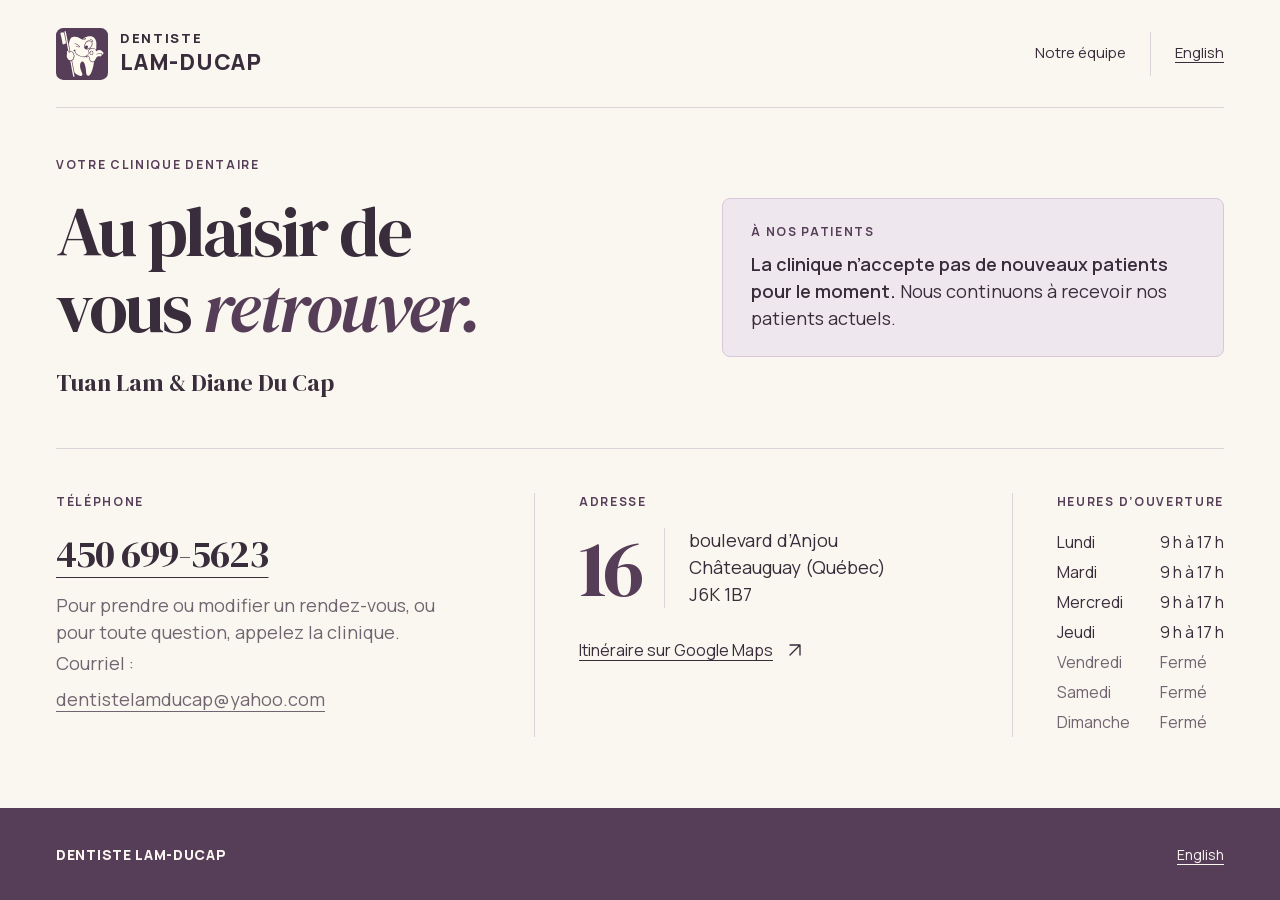
<file: public/index.html>
<!doctype html>
<html lang="fr-CA">
<head>
  <meta charset="utf-8">
  <meta name="viewport" content="width=device-width, initial-scale=1">
  <title>Dentiste Lam-Ducap | Tuan Lam et Diane Du Cap à Châteauguay</title>
  <meta name="description" content="Tuan Lam et Diane Du Cap vous reçoivent au 16, boulevard d’Anjou, à Châteauguay. 450-699-5623. La clinique reçoit ses patients actuels uniquement.">
  <link rel="canonical" href="https://dentistelam.ca/">
  <link rel="alternate" hreflang="fr-CA" href="https://dentistelam.ca/">
  <link rel="alternate" hreflang="en-CA" href="https://dentistelam.ca/index-en.html">
  <link rel="alternate" hreflang="x-default" href="https://dentistelam.ca/">
  <meta name="theme-color" content="#563d58">
  <meta name="referrer" content="no-referrer">
  <link rel="icon" href="assets/favicon.svg" type="image/svg+xml">
  <link rel="preload" href="assets/fonts/manrope-latin-variable.woff2" as="font" type="font/woff2" crossorigin>
  <link rel="preload" href="assets/fonts/dm-serif-display-latin-regular.woff2" as="font" type="font/woff2" crossorigin>
  <link rel="preload" href="assets/fonts/dm-serif-display-latin-italic.woff2" as="font" type="font/woff2" crossorigin>
  <link rel="stylesheet" href="assets/styles.css">
  <script type="application/ld+json">{
  "@context": "https://schema.org",
  "@type": "Dentist",
  "@id": "https://dentistelam.ca/#clinic",
  "name": "Dentiste Lam-Ducap",
  "url": "https://dentistelam.ca/",
  "logo": "https://dentistelam.ca/assets/brand-mark.svg",
  "telephone": "+1-450-699-5623",
  "email": "dentistelamducap@yahoo.com",
  "address": {
    "@type": "PostalAddress",
    "streetAddress": "16 Boulevard d’Anjou",
    "addressLocality": "Châteauguay",
    "addressRegion": "QC",
    "postalCode": "J6K 1B7",
    "addressCountry": "CA"
  },
  "openingHoursSpecification": [
    {
      "@type": "OpeningHoursSpecification",
      "dayOfWeek": ["Monday", "Tuesday", "Wednesday", "Thursday"],
      "opens": "09:00",
      "closes": "17:00"
    }
  ],
  "employee": [
    {
      "@type": "Person",
      "name": "Tuan Lam",
      "jobTitle": "Dentiste"
    },
    {
      "@type": "Person",
      "name": "Diane Du Cap",
      "jobTitle": "Dentiste"
    }
  ]
}</script>
  <script type="application/ld+json">{
  "@context": "https://schema.org",
  "@type": "WebSite",
  "@id": "https://dentistelam.ca/#website",
  "name": "Dentiste Lam-Ducap",
  "url": "https://dentistelam.ca/",
  "publisher": {
    "@id": "https://dentistelam.ca/#clinic"
  }
}</script>
</head>
<body>
  <a class="skip" href="#main">Aller au contenu</a>
  <header class="header wrap">
    <a class="brand" href="index.html" aria-label="Dentiste Lam-Ducap, accueil">
      <img class="brand-mascot" src="assets/brand-mark.svg" width="64" height="64" alt="" aria-hidden="true">
      <span class="brand-wordmark"><span class="brand-small">DENTISTE</span><span class="brand-name">LAM-DUCAP</span></span>
    </a>
    <nav class="navigation" aria-label="Navigation principale">
      <a class="nav-team" href="equipe.html">Notre équipe</a>
      <a class="language" href="index-en.html" lang="en" hreflang="en-CA">English</a>
    </nav>
  </header>
  <main id="main" class="wrap home" tabindex="-1">
    <section class="hero-intro" aria-labelledby="welcome">
      <p class="eyebrow">Votre clinique dentaire</p>
      <h1 id="welcome">Au plaisir de<br>vous <em>retrouver.</em></h1>
      <p class="dentists">Tuan Lam &amp; Diane Du Cap</p>
    </section>
    <section class="contact" id="contact" aria-label="Nous joindre">
      <div class="contact-phone">
        <h2 class="eyebrow">Téléphone</h2>
        <a class="call" href="tel:+14506995623"><svg class="icon" viewBox="0 0 24 24" aria-hidden="true"><path d="m8 3 3 5-3 3c1.5 3 2.5 4 5 5l3-3 5 3c0 3-2 5-5 5C9 20 4 15 3 8c0-3 2-5 5-5Z"/></svg><span class="call-verb">Appeler </span>450 699-5623</a>
        <p class="contact-note">Pour prendre ou modifier un rendez-vous, ou pour toute question, appelez la clinique.</p>
        <p class="contact-email">Courriel : <a href="mailto:dentistelamducap@yahoo.com">dentistelamducap@<wbr>yahoo.com</a></p>
      </div>
      <div class="contact-address">
        <h2 class="eyebrow">Adresse</h2>
        <div class="address-row">
          <span class="street-number" aria-hidden="true">16</span>
          <address>
            <span><span class="sr-only">16 </span>boulevard d’Anjou</span>
            <span>Châteauguay (Québec)</span>
            <span>J6K 1B7</span>
          </address>
        </div>
        <a class="text-link" href="https://www.google.com/maps/dir/?api=1&amp;destination=16%20Boulevard%20d%27Anjou%2C%20Ch%C3%A2teauguay%2C%20QC%20J6K%201B7" rel="noreferrer">Itinéraire sur Google Maps<svg class="icon" viewBox="0 0 24 24" aria-hidden="true"><path d="M6 18 18 6M6 6h12v12"/></svg></a>
      </div>
      <div class="contact-hours">
        <h2 class="eyebrow">Heures d’ouverture</h2>
        <dl class="hours">
          <div><dt>Lundi</dt><dd>9 h à 17 h</dd></div>
          <div><dt>Mardi</dt><dd>9 h à 17 h</dd></div>
          <div><dt>Mercredi</dt><dd>9 h à 17 h</dd></div>
          <div><dt>Jeudi</dt><dd>9 h à 17 h</dd></div>
          <div class="closed"><dt>Vendredi</dt><dd>Fermé</dd></div>
          <div class="closed"><dt>Samedi</dt><dd>Fermé</dd></div>
          <div class="closed"><dt>Dimanche</dt><dd>Fermé</dd></div>
        </dl>
      </div>
    </section>
    <section class="patient-note" aria-labelledby="patients">
      <h2 id="patients" class="eyebrow">À nos patients</h2>
      <p><strong>La clinique n’accepte pas de nouveaux patients pour le moment.</strong> Nous continuons à recevoir nos patients actuels.</p>
    </section>
  </main>
  <footer class="footer">
    <div class="footer-inner wrap">
    <p class="footer-brand">Dentiste Lam-Ducap</p>
    <a href="index-en.html" lang="en" hreflang="en-CA">English</a>
    </div>
  </footer>
</body>
</html>
</file>
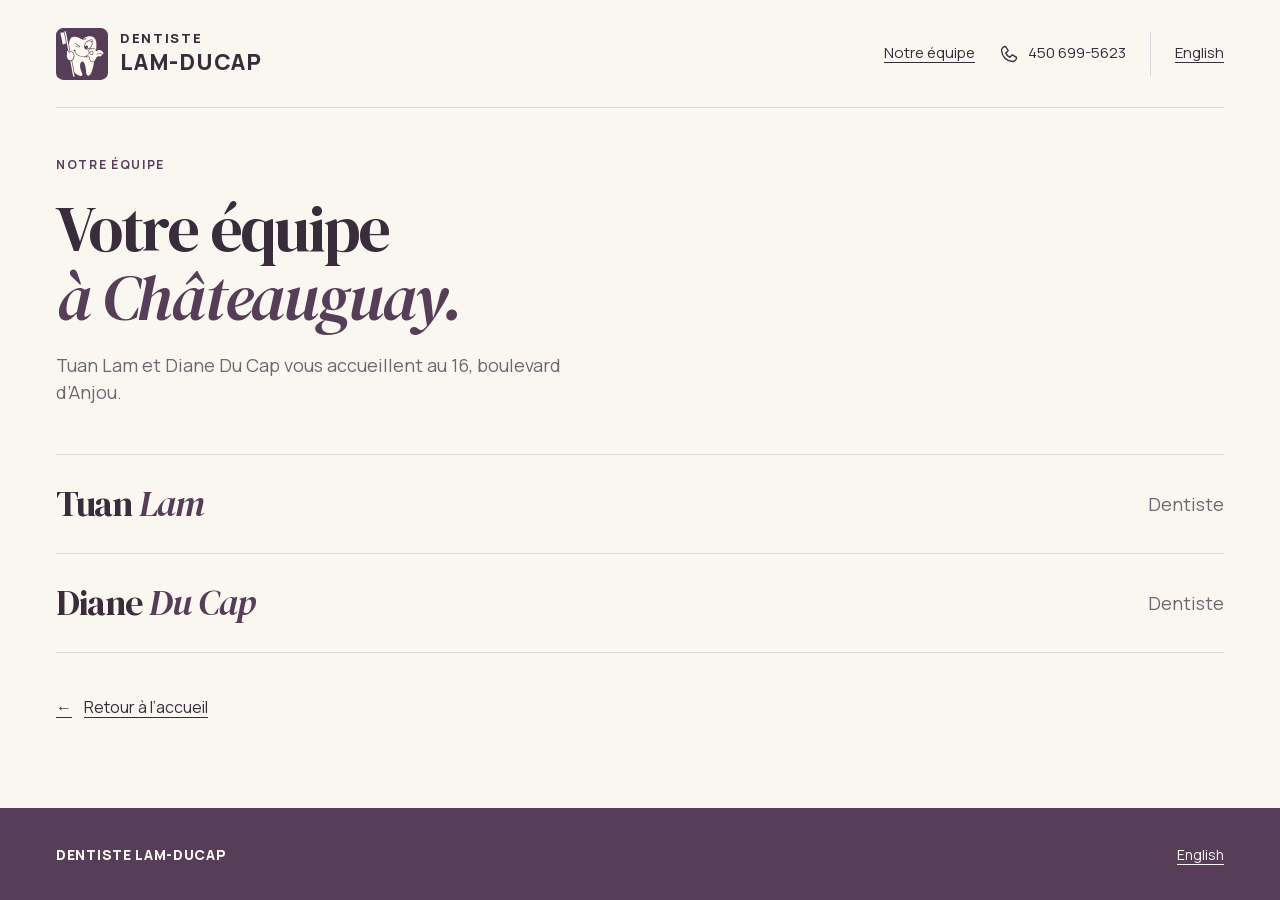
<file: public/equipe.html>
<!doctype html>
<html lang="fr-CA">
<head>
  <meta charset="utf-8">
  <meta name="viewport" content="width=device-width, initial-scale=1">
  <title>Notre équipe | Dentiste Lam-Ducap à Châteauguay</title>
  <meta name="description" content="Découvrez les dentistes Tuan Lam et Diane Du Cap, au 16, boulevard d’Anjou, à Châteauguay. Pour joindre la clinique : 450-699-5623.">
  <link rel="canonical" href="https://dentistelam.ca/equipe.html">
  <link rel="alternate" hreflang="fr-CA" href="https://dentistelam.ca/equipe.html">
  <link rel="alternate" hreflang="en-CA" href="https://dentistelam.ca/team.html">
  <link rel="alternate" hreflang="x-default" href="https://dentistelam.ca/equipe.html">
  <meta name="theme-color" content="#563d58">
  <meta name="referrer" content="no-referrer">
  <link rel="icon" href="assets/favicon.svg" type="image/svg+xml">
  <link rel="preload" href="assets/fonts/manrope-latin-variable.woff2" as="font" type="font/woff2" crossorigin>
  <link rel="preload" href="assets/fonts/dm-serif-display-latin-regular.woff2" as="font" type="font/woff2" crossorigin>
  <link rel="preload" href="assets/fonts/dm-serif-display-latin-italic.woff2" as="font" type="font/woff2" crossorigin>
  <link rel="stylesheet" href="assets/styles.css">
  <script type="application/ld+json">{
  "@context": "https://schema.org",
  "@type": "Dentist",
  "@id": "https://dentistelam.ca/#clinic",
  "name": "Dentiste Lam-Ducap",
  "url": "https://dentistelam.ca/",
  "logo": "https://dentistelam.ca/assets/brand-mark.svg",
  "telephone": "+1-450-699-5623",
  "email": "dentistelamducap@yahoo.com",
  "address": {
    "@type": "PostalAddress",
    "streetAddress": "16 Boulevard d’Anjou",
    "addressLocality": "Châteauguay",
    "addressRegion": "QC",
    "postalCode": "J6K 1B7",
    "addressCountry": "CA"
  },
  "openingHoursSpecification": [
    {
      "@type": "OpeningHoursSpecification",
      "dayOfWeek": ["Monday", "Tuesday", "Wednesday", "Thursday"],
      "opens": "09:00",
      "closes": "17:00"
    }
  ],
  "employee": [
    {
      "@type": "Person",
      "name": "Tuan Lam",
      "jobTitle": "Dentiste"
    },
    {
      "@type": "Person",
      "name": "Diane Du Cap",
      "jobTitle": "Dentiste"
    }
  ]
}</script>
</head>
<body>
  <a class="skip" href="#main">Aller au contenu</a>
  <header class="header wrap">
    <a class="brand" href="index.html" aria-label="Dentiste Lam-Ducap, accueil">
      <img class="brand-mascot" src="assets/brand-mark.svg" width="64" height="64" alt="" aria-hidden="true">
      <span class="brand-wordmark"><span class="brand-small">DENTISTE</span><span class="brand-name">LAM-DUCAP</span></span>
    </a>
    <nav class="navigation" aria-label="Navigation principale">
      <a class="nav-team" href="equipe.html" aria-current="page">Notre équipe</a>
      <a class="nav-phone" href="tel:+14506995623"><svg class="icon" viewBox="0 0 24 24" aria-hidden="true"><path d="m8 3 3 5-3 3c1.5 3 2.5 4 5 5l3-3 5 3c0 3-2 5-5 5C9 20 4 15 3 8c0-3 2-5 5-5Z"/></svg>450 699-5623</a>
      <a class="language" href="team.html" lang="en" hreflang="en-CA">English</a>
    </nav>
  </header>
  <main id="main" class="wrap team-main" tabindex="-1">
    <section class="team-heading" aria-labelledby="team-title">
      <div>
        <p class="eyebrow">Notre équipe</p>
        <h1 id="team-title">Votre équipe<br><em>à Châteauguay.</em></h1>
        <p class="intro">Tuan Lam et Diane Du Cap vous accueillent au 16, boulevard d’Anjou.</p>
      </div>
    </section>
    <section class="team-list" aria-label="Les dentistes">
      <div class="team-member"><h2>Tuan <em>Lam</em></h2><p>Dentiste</p></div>
      <div class="team-member"><h2>Diane <em>Du Cap</em></h2><p>Dentiste</p></div>
    </section>
    <div class="team-contact">
      <a class="text-link" href="index.html"><span aria-hidden="true">←</span> Retour à l’accueil</a>
    </div>
  </main>
  <footer class="footer">
    <div class="footer-inner wrap">
    <p class="footer-brand">Dentiste Lam-Ducap</p>
    <a href="team.html" lang="en" hreflang="en-CA">English</a>
    </div>
  </footer>
</body>
</html>
</file>
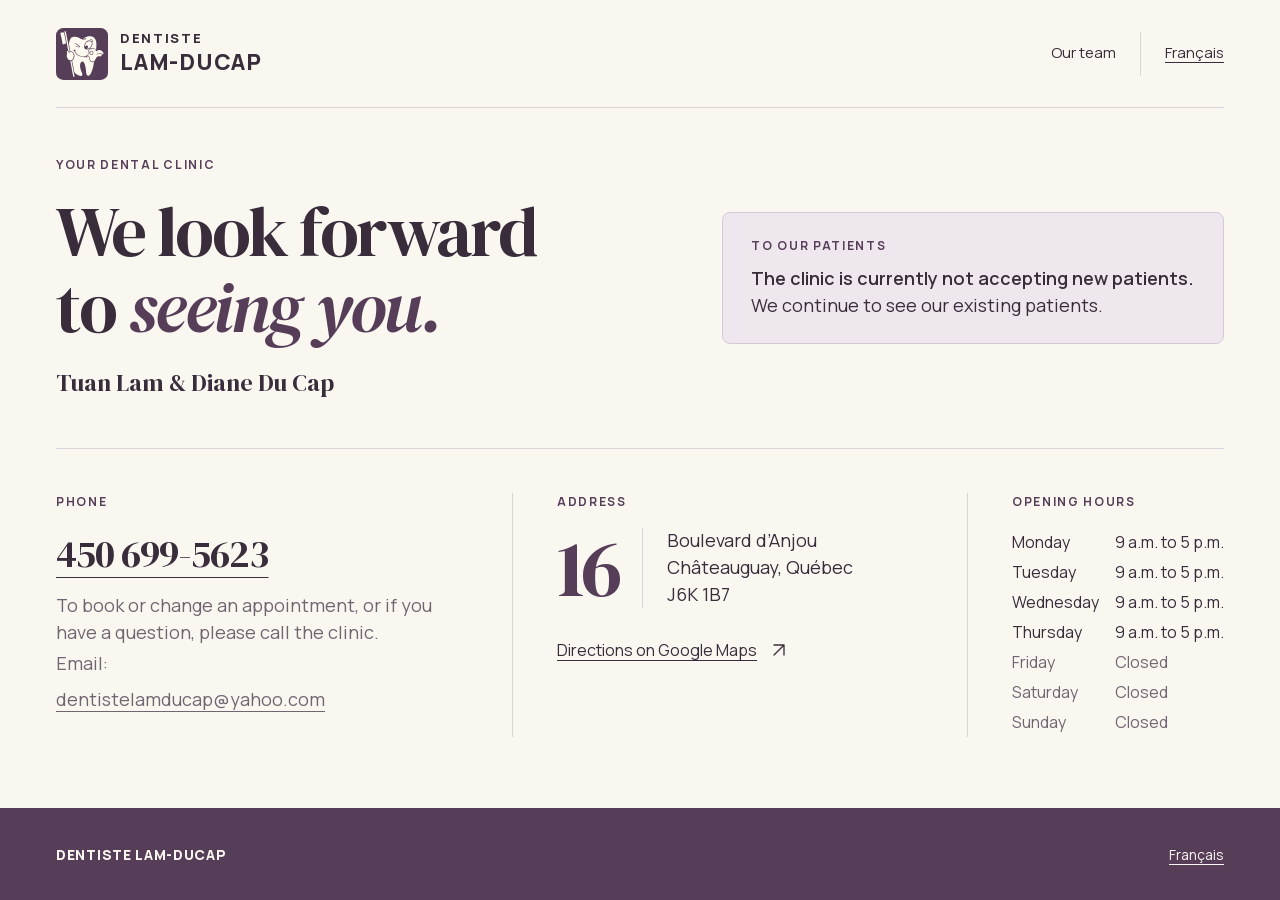
<file: public/index-en.html>
<!doctype html>
<html lang="en-CA">
<head>
  <meta charset="utf-8">
  <meta name="viewport" content="width=device-width, initial-scale=1">
  <title>Dentists Tuan Lam and Diane Du Cap in Châteauguay | Dentiste Lam-Ducap</title>
  <meta name="description" content="Dentists Tuan Lam and Diane Du Cap, 16 Boulevard d’Anjou, Châteauguay. 450-699-5623. The clinic is currently seeing existing patients only.">
  <link rel="canonical" href="https://dentistelam.ca/index-en.html">
  <link rel="alternate" hreflang="fr-CA" href="https://dentistelam.ca/">
  <link rel="alternate" hreflang="en-CA" href="https://dentistelam.ca/index-en.html">
  <link rel="alternate" hreflang="x-default" href="https://dentistelam.ca/">
  <meta name="theme-color" content="#563d58">
  <meta name="referrer" content="no-referrer">
  <link rel="icon" href="assets/favicon.svg" type="image/svg+xml">
  <link rel="preload" href="assets/fonts/manrope-latin-variable.woff2" as="font" type="font/woff2" crossorigin>
  <link rel="preload" href="assets/fonts/dm-serif-display-latin-regular.woff2" as="font" type="font/woff2" crossorigin>
  <link rel="preload" href="assets/fonts/dm-serif-display-latin-italic.woff2" as="font" type="font/woff2" crossorigin>
  <link rel="stylesheet" href="assets/styles.css">
  <script type="application/ld+json">{
  "@context": "https://schema.org",
  "@type": "Dentist",
  "@id": "https://dentistelam.ca/#clinic",
  "name": "Dentiste Lam-Ducap",
  "url": "https://dentistelam.ca/",
  "logo": "https://dentistelam.ca/assets/brand-mark.svg",
  "telephone": "+1-450-699-5623",
  "email": "dentistelamducap@yahoo.com",
  "address": {
    "@type": "PostalAddress",
    "streetAddress": "16 Boulevard d’Anjou",
    "addressLocality": "Châteauguay",
    "addressRegion": "QC",
    "postalCode": "J6K 1B7",
    "addressCountry": "CA"
  },
  "openingHoursSpecification": [
    {
      "@type": "OpeningHoursSpecification",
      "dayOfWeek": ["Monday", "Tuesday", "Wednesday", "Thursday"],
      "opens": "09:00",
      "closes": "17:00"
    }
  ],
  "employee": [
    {
      "@type": "Person",
      "name": "Tuan Lam",
      "jobTitle": "Dentist"
    },
    {
      "@type": "Person",
      "name": "Diane Du Cap",
      "jobTitle": "Dentist"
    }
  ]
}</script>
  <script type="application/ld+json">{
  "@context": "https://schema.org",
  "@type": "WebSite",
  "@id": "https://dentistelam.ca/#website",
  "name": "Dentiste Lam-Ducap",
  "url": "https://dentistelam.ca/",
  "publisher": {
    "@id": "https://dentistelam.ca/#clinic"
  }
}</script>
</head>
<body>
  <a class="skip" href="#main">Skip to content</a>
  <header class="header wrap">
    <a class="brand" href="index-en.html" aria-label="Dentiste Lam-Ducap, home">
      <img class="brand-mascot" src="assets/brand-mark.svg" width="64" height="64" alt="" aria-hidden="true">
      <span class="brand-wordmark"><span class="brand-small">DENTISTE</span><span class="brand-name">LAM-DUCAP</span></span>
    </a>
    <nav class="navigation" aria-label="Main navigation">
      <a class="nav-team" href="team.html">Our team</a>
      <a class="language" href="index.html" lang="fr" hreflang="fr-CA">Français</a>
    </nav>
  </header>
  <main id="main" class="wrap home" tabindex="-1">
    <section class="hero-intro" aria-labelledby="welcome">
      <p class="eyebrow">Your dental clinic</p>
      <h1 id="welcome">We look forward<br>to <em>seeing you.</em></h1>
      <p class="dentists">Tuan Lam &amp; Diane Du Cap</p>
    </section>
    <section class="contact" id="contact" aria-label="Contact us">
      <div class="contact-phone">
        <h2 class="eyebrow">Phone</h2>
        <a class="call" href="tel:+14506995623"><svg class="icon" viewBox="0 0 24 24" aria-hidden="true"><path d="m8 3 3 5-3 3c1.5 3 2.5 4 5 5l3-3 5 3c0 3-2 5-5 5C9 20 4 15 3 8c0-3 2-5 5-5Z"/></svg><span class="call-verb">Call </span>450 699-5623</a>
        <p class="contact-note">To book or change an appointment, or if you have a question, please call the clinic.</p>
        <p class="contact-email">Email: <a href="mailto:dentistelamducap@yahoo.com">dentistelamducap@<wbr>yahoo.com</a></p>
      </div>
      <div class="contact-address">
        <h2 class="eyebrow">Address</h2>
        <div class="address-row">
          <span class="street-number" aria-hidden="true">16</span>
          <address>
            <span><span class="sr-only">16 </span>Boulevard d’Anjou</span>
            <span>Châteauguay, Québec</span>
            <span>J6K 1B7</span>
          </address>
        </div>
        <a class="text-link" href="https://www.google.com/maps/dir/?api=1&amp;destination=16%20Boulevard%20d%27Anjou%2C%20Ch%C3%A2teauguay%2C%20QC%20J6K%201B7" rel="noreferrer">Directions on Google Maps<svg class="icon" viewBox="0 0 24 24" aria-hidden="true"><path d="M6 18 18 6M6 6h12v12"/></svg></a>
      </div>
      <div class="contact-hours">
        <h2 class="eyebrow">Opening hours</h2>
        <dl class="hours">
          <div><dt>Monday</dt><dd>9 a.m. to 5 p.m.</dd></div>
          <div><dt>Tuesday</dt><dd>9 a.m. to 5 p.m.</dd></div>
          <div><dt>Wednesday</dt><dd>9 a.m. to 5 p.m.</dd></div>
          <div><dt>Thursday</dt><dd>9 a.m. to 5 p.m.</dd></div>
          <div class="closed"><dt>Friday</dt><dd>Closed</dd></div>
          <div class="closed"><dt>Saturday</dt><dd>Closed</dd></div>
          <div class="closed"><dt>Sunday</dt><dd>Closed</dd></div>
        </dl>
      </div>
    </section>
    <section class="patient-note" aria-labelledby="patients">
      <h2 id="patients" class="eyebrow">To our patients</h2>
      <p><strong>The clinic is currently not accepting new patients.</strong> We continue to see our existing patients.</p>
    </section>
  </main>
  <footer class="footer">
    <div class="footer-inner wrap">
    <p class="footer-brand">Dentiste Lam-Ducap</p>
    <a href="index.html" lang="fr" hreflang="fr-CA">Français</a>
    </div>
  </footer>
</body>
</html>
</file>
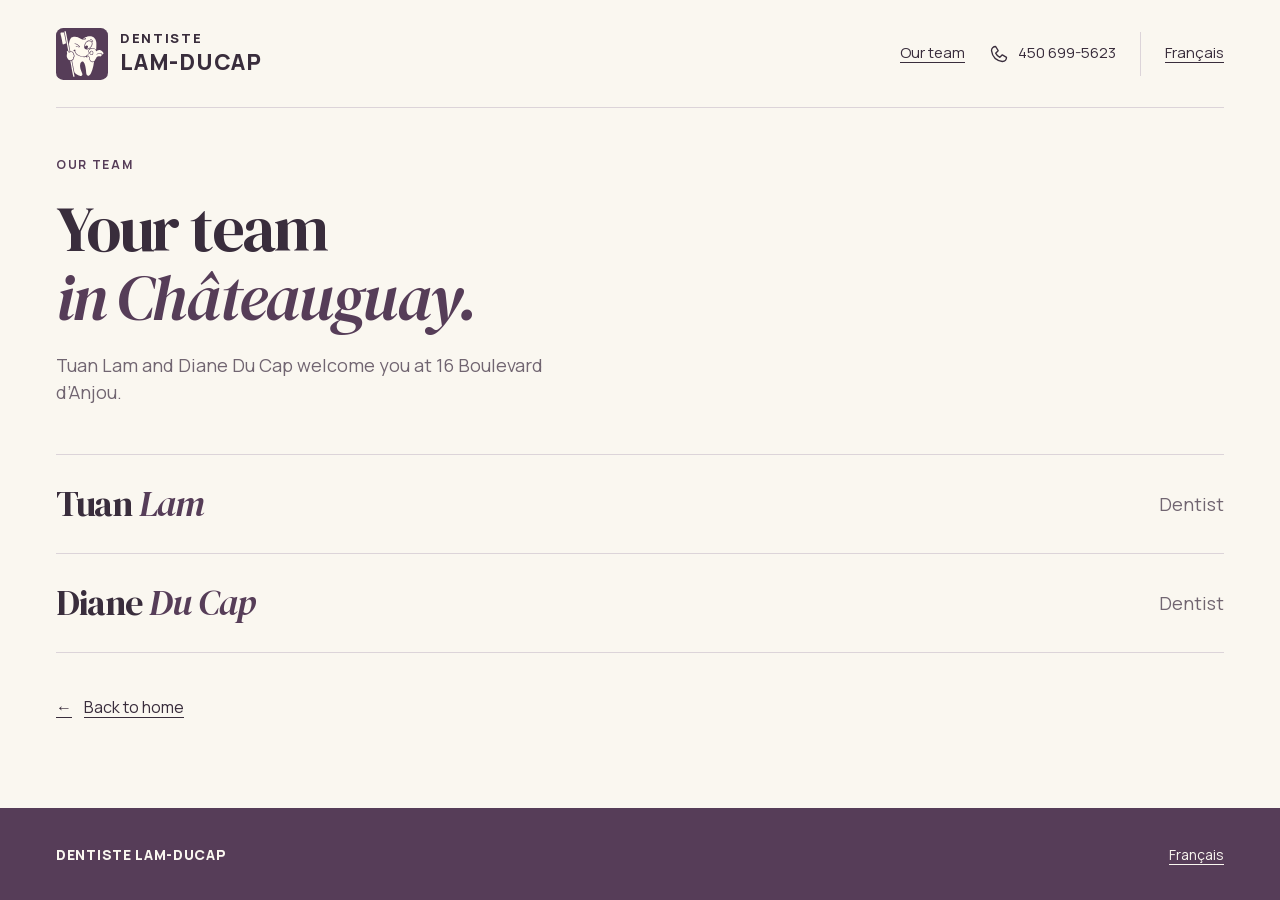
<file: public/team.html>
<!doctype html>
<html lang="en-CA">
<head>
  <meta charset="utf-8">
  <meta name="viewport" content="width=device-width, initial-scale=1">
  <title>Our team | Dentiste Lam-Ducap in Châteauguay</title>
  <meta name="description" content="Meet dentists Tuan Lam and Diane Du Cap at 16 Boulevard d’Anjou, Châteauguay. Call the clinic at 450-699-5623.">
  <link rel="canonical" href="https://dentistelam.ca/team.html">
  <link rel="alternate" hreflang="fr-CA" href="https://dentistelam.ca/equipe.html">
  <link rel="alternate" hreflang="en-CA" href="https://dentistelam.ca/team.html">
  <link rel="alternate" hreflang="x-default" href="https://dentistelam.ca/equipe.html">
  <meta name="theme-color" content="#563d58">
  <meta name="referrer" content="no-referrer">
  <link rel="icon" href="assets/favicon.svg" type="image/svg+xml">
  <link rel="preload" href="assets/fonts/manrope-latin-variable.woff2" as="font" type="font/woff2" crossorigin>
  <link rel="preload" href="assets/fonts/dm-serif-display-latin-regular.woff2" as="font" type="font/woff2" crossorigin>
  <link rel="preload" href="assets/fonts/dm-serif-display-latin-italic.woff2" as="font" type="font/woff2" crossorigin>
  <link rel="stylesheet" href="assets/styles.css">
  <script type="application/ld+json">{
  "@context": "https://schema.org",
  "@type": "Dentist",
  "@id": "https://dentistelam.ca/#clinic",
  "name": "Dentiste Lam-Ducap",
  "url": "https://dentistelam.ca/",
  "logo": "https://dentistelam.ca/assets/brand-mark.svg",
  "telephone": "+1-450-699-5623",
  "email": "dentistelamducap@yahoo.com",
  "address": {
    "@type": "PostalAddress",
    "streetAddress": "16 Boulevard d’Anjou",
    "addressLocality": "Châteauguay",
    "addressRegion": "QC",
    "postalCode": "J6K 1B7",
    "addressCountry": "CA"
  },
  "openingHoursSpecification": [
    {
      "@type": "OpeningHoursSpecification",
      "dayOfWeek": ["Monday", "Tuesday", "Wednesday", "Thursday"],
      "opens": "09:00",
      "closes": "17:00"
    }
  ],
  "employee": [
    {
      "@type": "Person",
      "name": "Tuan Lam",
      "jobTitle": "Dentist"
    },
    {
      "@type": "Person",
      "name": "Diane Du Cap",
      "jobTitle": "Dentist"
    }
  ]
}</script>
</head>
<body>
  <a class="skip" href="#main">Skip to content</a>
  <header class="header wrap">
    <a class="brand" href="index-en.html" aria-label="Dentiste Lam-Ducap, home">
      <img class="brand-mascot" src="assets/brand-mark.svg" width="64" height="64" alt="" aria-hidden="true">
      <span class="brand-wordmark"><span class="brand-small">DENTISTE</span><span class="brand-name">LAM-DUCAP</span></span>
    </a>
    <nav class="navigation" aria-label="Main navigation">
      <a class="nav-team" href="team.html" aria-current="page">Our team</a>
      <a class="nav-phone" href="tel:+14506995623"><svg class="icon" viewBox="0 0 24 24" aria-hidden="true"><path d="m8 3 3 5-3 3c1.5 3 2.5 4 5 5l3-3 5 3c0 3-2 5-5 5C9 20 4 15 3 8c0-3 2-5 5-5Z"/></svg>450 699-5623</a>
      <a class="language" href="equipe.html" lang="fr" hreflang="fr-CA">Français</a>
    </nav>
  </header>
  <main id="main" class="wrap team-main" tabindex="-1">
    <section class="team-heading" aria-labelledby="team-title">
      <div>
        <p class="eyebrow">Our team</p>
        <h1 id="team-title">Your team<br><em>in Châteauguay.</em></h1>
        <p class="intro">Tuan Lam and Diane Du Cap welcome you at 16 Boulevard d’Anjou.</p>
      </div>
    </section>
    <section class="team-list" aria-label="The dentists">
      <div class="team-member"><h2>Tuan <em>Lam</em></h2><p>Dentist</p></div>
      <div class="team-member"><h2>Diane <em>Du Cap</em></h2><p>Dentist</p></div>
    </section>
    <div class="team-contact">
      <a class="text-link" href="index-en.html"><span aria-hidden="true">←</span> Back to home</a>
    </div>
  </main>
  <footer class="footer">
    <div class="footer-inner wrap">
    <p class="footer-brand">Dentiste Lam-Ducap</p>
    <a href="equipe.html" lang="fr" hreflang="fr-CA">Français</a>
    </div>
  </footer>
</body>
</html>
</file>
<file: public/assets/styles.css>
@font-face {
  font-family: 'DM Serif Display';
  src: url('fonts/dm-serif-display-latin-regular.woff2') format('woff2');
  font-style: normal;
  font-weight: 400;
  font-display: swap;
}
@font-face {
  font-family: 'DM Serif Display';
  src: url('fonts/dm-serif-display-latin-italic.woff2') format('woff2');
  font-style: italic;
  font-weight: 400;
  font-display: swap;
}
@font-face {
  font-family: 'Manrope';
  src: url('fonts/manrope-latin-variable.woff2') format('woff2');
  font-style: normal;
  font-weight: 400 800;
  font-display: swap;
}
@font-face {
  font-family: 'Display Fallback';
  src: local('Georgia');
  size-adjust: 99.908%;
  ascent-override: 103.696%;
  descent-override: 33.531%;
  line-gap-override: 0.0%;
}
@font-face {
  font-family: 'Display Fallback';
  src: local('Georgia Italic');
  font-style: italic;
  size-adjust: 97.63%;
  ascent-override: 106.115%;
  descent-override: 34.313%;
  line-gap-override: 0.0%;
}
@font-face {
  font-family: 'Text Fallback';
  src: local('Arial');
  size-adjust: 104.136%;
  ascent-override: 102.367%;
  descent-override: 28.809%;
  line-gap-override: 0.0%;
}
@font-face {
  font-family: 'Text Fallback';
  src: local('Arial Bold');
  font-weight: 600 800;
  size-adjust: 104.136%;
  ascent-override: 102.367%;
  descent-override: 28.809%;
  line-gap-override: 0.0%;
}
:root {
  color-scheme: light;
  --paper: #faf7f0;
  --ink: #392d3c;
  --plum: #563d58;
  --plum-dark: #423046;
  --muted: #716571;
  --line: #dcd4d9;
  --lilac: #eee7ee;
  --note-line: #d8c8d9;
  --focus: #846287;
  --selection: #dac9dd;
  --on-plum: #faf7f0;
  --on-plum-muted: #e1d2df;
  --serif: 'DM Serif Display', 'Display Fallback', Georgia, serif;
  --sans: 'Manrope', 'Text Fallback', Arial, sans-serif;
}
* { box-sizing: border-box; }
html { scroll-padding-top: 24px; }
body { margin: 0; background: var(--paper); color: var(--ink); font-family: var(--sans); font-size: 1.125rem; line-height: 1.5; -webkit-font-smoothing: antialiased; display: flex; flex-direction: column; min-height: 100vh; min-height: 100dvh; }
main { flex-grow: 1; }
a { color: inherit; text-underline-offset: .25em; text-decoration-thickness: 1px; }
a:hover { text-decoration-thickness: 2px; }
a:focus-visible { outline: 3px solid var(--focus); outline-offset: 5px; border-radius: 2px; }
::selection { background: var(--selection); color: var(--ink); }
img, svg { max-width: 100%; }
svg.icon { width: 20px; height: 20px; flex: 0 0 20px; fill: none; stroke: currentColor; stroke-width: 1.6; stroke-linecap: round; stroke-linejoin: round; }
h1, h2 { font-family: var(--serif); font-weight: 400; }
h1 { font-size: clamp(2.125rem, 5.5vw, 4.5rem); line-height: 1.08; letter-spacing: -.035em; margin: 0 0 20px; }
h1 em, h2 em { color: var(--plum); }
.wrap { width: min(1184px, calc(100% - 112px)); margin-inline: auto; }
.sr-only { position: absolute; width: 1px; height: 1px; padding: 0; margin: -1px; overflow: hidden; clip-path: inset(50%); white-space: nowrap; border: 0; }
.skip { position: absolute; left: 24px; top: -200px; z-index: 10; background: var(--plum); color: var(--on-plum); min-height: 44px; padding: 12px 20px; }
.skip:focus { top: 16px; }
.header { min-height: 108px; display: flex; flex-wrap: wrap; justify-content: space-between; align-items: center; column-gap: 24px; row-gap: 8px; padding-block: 16px; border-bottom: 1px solid var(--line); }
.brand { display: inline-flex; align-items: center; gap: 12px; min-height: 52px; text-decoration: none; }
.brand-mascot { width: 52px; height: auto; flex: 0 0 52px; }
.brand-wordmark { display: flex; flex-direction: column; line-height: 1.15; font-weight: 800; }
.brand-small { font-size: .8125rem; letter-spacing: .13em; margin-bottom: 4px; }
.brand-name { font-size: 1.375rem; letter-spacing: .035em; }
.brand:hover .brand-wordmark, .brand:focus-visible .brand-wordmark { color: var(--plum); }
.navigation { display: flex; flex-wrap: wrap; align-items: center; gap: 24px; font-size: .9375rem; }
.navigation a { display: inline-flex; align-items: center; min-height: 44px; min-width: 44px; }
.nav-phone, .nav-team { text-decoration-line: underline; text-decoration-color: transparent; }
.nav-phone:hover, .nav-team:hover,
.nav-phone:focus-visible, .nav-team:focus-visible,
.nav-team[aria-current='page'] { text-decoration-color: currentColor; }
.nav-phone { gap: 9px; }
.language { border-left: 1px solid var(--line); padding-left: 24px; }
.home { display: grid; grid-template-columns: 1.2fr 1fr; grid-template-areas: "intro note" "contact contact"; align-content: start; align-items: center; column-gap: 64px; }
.hero-intro, .patient-note, .contact > div { min-width: 0; }
.hero-intro { grid-area: intro; padding-block: 48px; }
.eyebrow { color: var(--plum); font-family: var(--sans); font-size: .75rem; font-weight: 700; line-height: 1.5; letter-spacing: .14em; text-transform: uppercase; margin: 0 0 20px; }
.dentists { font-family: var(--serif); font-size: 1.5rem; line-height: 1.4; margin: 0; }
.intro { color: var(--muted); max-width: 540px; margin: 0; }
.patient-note { grid-area: note; background: var(--lilac); border: 1px solid var(--note-line); border-radius: 8px; padding: 24px 28px; }
.patient-note .eyebrow { margin-bottom: 10px; }
.patient-note p { margin: 0; }
.patient-note strong { font-weight: 600; }
.text-link { display: inline-flex; gap: 12px; align-items: center; font-size: 1rem; min-height: 44px; }
.contact { grid-area: contact; border-top: 1px solid var(--line); padding-block: 44px 52px; display: grid; grid-template-columns: minmax(0, 1fr) minmax(0, 1fr) max-content; gap: 64px; }
.contact .eyebrow { margin-bottom: 16px; }
.call { display: inline-flex; align-items: center; gap: 10px; min-height: 44px; font-family: var(--serif); font-size: clamp(1.75rem, 3vw, 2.5rem); letter-spacing: -.025em; line-height: 1.4; }
.call .icon, .call-verb { position: absolute; width: 1px; height: 1px; margin: -1px; overflow: hidden; clip-path: inset(50%); white-space: nowrap; }
.contact-note { max-width: 400px; margin: 12px 0 0; color: var(--muted); }
.contact-email { margin: 4px 0 0; color: var(--muted); }
.contact-email a { display: flex; align-items: center; width: fit-content; min-height: 44px; overflow-wrap: anywhere; }
.address-row { display: flex; flex-wrap: wrap; align-items: center; gap: 12px 24px; }
.street-number { font-family: var(--serif); color: var(--plum); font-size: 5rem; line-height: 1; letter-spacing: -.06em; border-right: 1px solid var(--line); padding-right: 25px; }
address { font-style: normal; }
address span { display: block; }
.address-row + .text-link { display: inline-block; margin-top: 20px; padding-block: 10px; }
.address-row + .text-link .icon { margin-left: 12px; vertical-align: -4px; }
.contact-address { container-type: inline-size; }
@container (width < 312px) {
  .address-row { flex-direction: column; align-items: flex-start; }
  .street-number { border-right: 0; padding-right: 0; }
}
.contact-address, .contact-hours { padding-left: 44px; border-left: 1px solid var(--line); }
.hours { display: grid; grid-template-columns: auto auto; justify-content: space-between; column-gap: 16px; max-width: 300px; margin: 0; font-size: 1rem; }
.hours div { display: contents; }
.hours dt, .hours dd { padding-block: 3px; }
.hours dd { margin: 0; white-space: nowrap; }
.hours .closed { color: var(--muted); }
.phone-large { display: inline-block; min-height: 44px; font-family: var(--serif); font-size: clamp(1.75rem, 3vw, 2.5rem); letter-spacing: -.025em; line-height: 1.4; margin-bottom: 14px; }
.footer { background: var(--plum); color: var(--on-plum-muted); }
.footer-inner { display: flex; flex-wrap: wrap; gap: 16px 24px; justify-content: space-between; align-items: center; padding-block: 24px; font-size: .875rem; }
.footer p { margin: 0; }
.footer-brand { color: var(--on-plum); letter-spacing: .05em; text-transform: uppercase; font-size: .875rem; font-weight: 800; }
.footer a { display: inline-flex; align-items: center; min-width: 44px; min-height: 44px; color: var(--on-plum); }
.footer a:focus-visible { outline-color: var(--on-plum); }
.team-heading { padding-block: 48px; }
.team-heading h1 { font-size: clamp(2.125rem, 5vw, 4.375rem); }
.team-list { border-top: 1px solid var(--line); }
.team-member { display: flex; align-items: center; justify-content: space-between; gap: 24px; border-bottom: 1px solid var(--line); padding-block: 22px; }
.team-member h2 { font-size: clamp(1.75rem, 3vw, 2.25rem); letter-spacing: -.035em; margin: 0; }
.team-member p { color: var(--muted); margin: 0; }
.team-contact { display: flex; flex-wrap: wrap; align-items: center; justify-content: space-between; gap: 22px; padding-block: 32px 44px; }
.error-main { padding-block: 48px; }
.error-main h1 { max-width: 800px; }
.error-copy { display: grid; grid-template-columns: 1fr 1fr; gap: 48px; margin-top: 32px; }
.error-copy h2 { font-size: 1.75rem; margin: 0 0 12px; }
.error-copy p { margin: 0 0 16px; }
.error-contact { border-top: 1px solid var(--line); margin-top: 32px; padding-top: 24px; }
.error-contact p { margin: 0 0 8px; }
@media (max-width: 1050px) {
  .wrap { width: calc(100% - 72px); }
  .navigation { gap: 18px; }
  .language { padding-left: 18px; }
  .home { column-gap: 32px; }
  .contact { gap: 32px; }
  .contact-address, .contact-hours { padding-left: 30px; }
}
@media (max-width: 900px) {
  .contact { grid-template-columns: repeat(2, minmax(0, 1fr)); }
  .contact-hours { grid-column: 1 / -1; padding: 28px 0 0; border-left: 0; border-top: 1px solid var(--line); }
}
@media (max-width: 760px) {
  .wrap { width: calc(100% - 40px); }
  .header { column-gap: 16px; padding-block: 12px; }
  .brand { gap: 8px; }
  .brand-mascot { width: 44px; flex-basis: 44px; }
  .brand-name { font-size: 1.1875rem; }
  .brand-small { font-size: .75rem; }
  .navigation { width: 100%; justify-content: space-between; gap: 8px 16px; }
  .language { border: 0; padding: 0; }
  .home { grid-template-columns: 1fr; grid-template-areas: "intro" "contact" "note"; }
  .hero-intro { padding-block: 24px 20px; }
  h1 { margin-bottom: 12px; }
  .eyebrow { margin-bottom: 12px; }
  .dentists { font-size: 1.25rem; }
  .patient-note { padding: 16px 18px; margin-bottom: 32px; }
  .text-link { gap: 8px; }
  .contact { grid-template-columns: 1fr; border-top: 0; padding-block: 0 24px; gap: 24px; }
  .contact-phone .eyebrow { position: absolute; width: 1px; height: 1px; margin: -1px; overflow: hidden; clip-path: inset(50%); white-space: nowrap; }
  .call { display: flex; justify-content: center; flex-wrap: wrap; width: 100%; min-height: 56px; padding: 10px 16px; border-radius: 6px; background: var(--plum); color: var(--on-plum); font-family: var(--sans); font-size: 1.125rem; font-weight: 700; letter-spacing: 0; line-height: 1.3; text-align: center; text-decoration: none; }
  .call:hover { background: var(--plum-dark); }
  .call .icon, .call-verb { position: static; width: 20px; height: 20px; margin: 0; overflow: visible; clip-path: none; white-space: normal; }
  .call-verb { width: auto; height: auto; }
  .contact-note { font-size: 1rem; margin-top: 10px; }
  .contact-address, .contact-hours { padding: 24px 0 0; border-left: 0; border-top: 1px solid var(--line); }
  .phone-large { font-size: 2.25rem; }
  .footer-inner { gap: 8px 20px; padding-block: 20px; }
  .footer p:nth-child(2) { flex-basis: 100%; order: 3; }
  .footer a { margin-left: auto; }
  .team-heading { padding-block: 28px 32px; }
  .team-member { display: block; }
  .team-member p { margin-top: 4px; }
  .team-contact { padding-bottom: 32px; }
  .error-main { padding-block: 32px; }
  .error-copy { grid-template-columns: 1fr; gap: 28px; }
}
@supports (grid-template-rows: subgrid) {
  @media (max-width: 760px) {
    .home { grid-template-areas: none; row-gap: 24px; }
    .hero-intro { grid-area: 1 / 1; padding-bottom: 0; }
    .contact { grid-area: 2 / 1 / 6 / 2; grid-template-rows: subgrid; }
    .contact-phone { grid-row: 1; }
    .patient-note { grid-area: 3 / 1; margin-bottom: 0; }
    .contact-address { grid-row: 3; padding-top: 0; border-top: 0; }
    .contact-hours { grid-row: 4; }
  }
}
@media (max-width: 370px) {
  .wrap { width: calc(100% - 32px); }
  .nav-phone .icon { display: none; }
  .street-number { font-size: 3.5rem; padding-right: 16px; }
  .address-row { gap: 16px; }
  .phone-large { font-size: 2rem; }
}
@media (prefers-reduced-motion: no-preference) {
  html { scroll-behavior: smooth; }
  .call { transition: background-color .2s ease, color .2s ease; }
  .text-link .icon { transition: transform .2s ease; }
  .text-link:hover .icon, .text-link:focus-visible .icon { transform: translateX(3px); }
  .nav-phone, .nav-team { transition: text-decoration-color .2s ease; }
  .brand-wordmark { transition: color .2s ease; }
  .hero-intro, .patient-note, .team-heading { animation: rise .6s cubic-bezier(.2, .7, .2, 1) both; }
  .patient-note { animation-delay: .12s; }
  @keyframes rise { from { opacity: 0; transform: translateY(12px); } }
}
@media (prefers-reduced-motion: reduce) {
  *, *::before, *::after { scroll-behavior: auto !important; }
}
@media print {
  body { display: block; min-height: 0; }
  .wrap { width: 100%; }
  .navigation, .skip, .footer a, .address-row + .text-link { display: none; }
  .hero-intro, .patient-note, .team-heading { animation: none; }
  .home { display: block; }
  .hero-intro { padding-block: 24px; }
  h1 { font-size: 2.5rem; }
  .contact { padding-block: 30px; break-inside: avoid; }
  .contact-phone .eyebrow { position: static; width: auto; height: auto; margin: 0 0 8px; overflow: visible; clip-path: none; }
  .call { display: block; width: auto; min-height: 0; padding: 0; background: none; color: var(--ink); font-family: var(--serif); font-size: 1.75rem; text-align: left; text-decoration: none; }
  .call .icon, .call-verb { display: none; }
  .patient-note { background: none; border-color: var(--ink); break-inside: avoid; }
  .footer { background: var(--paper); color: var(--ink); }
  .footer-brand { color: var(--ink); }
}
</file>
